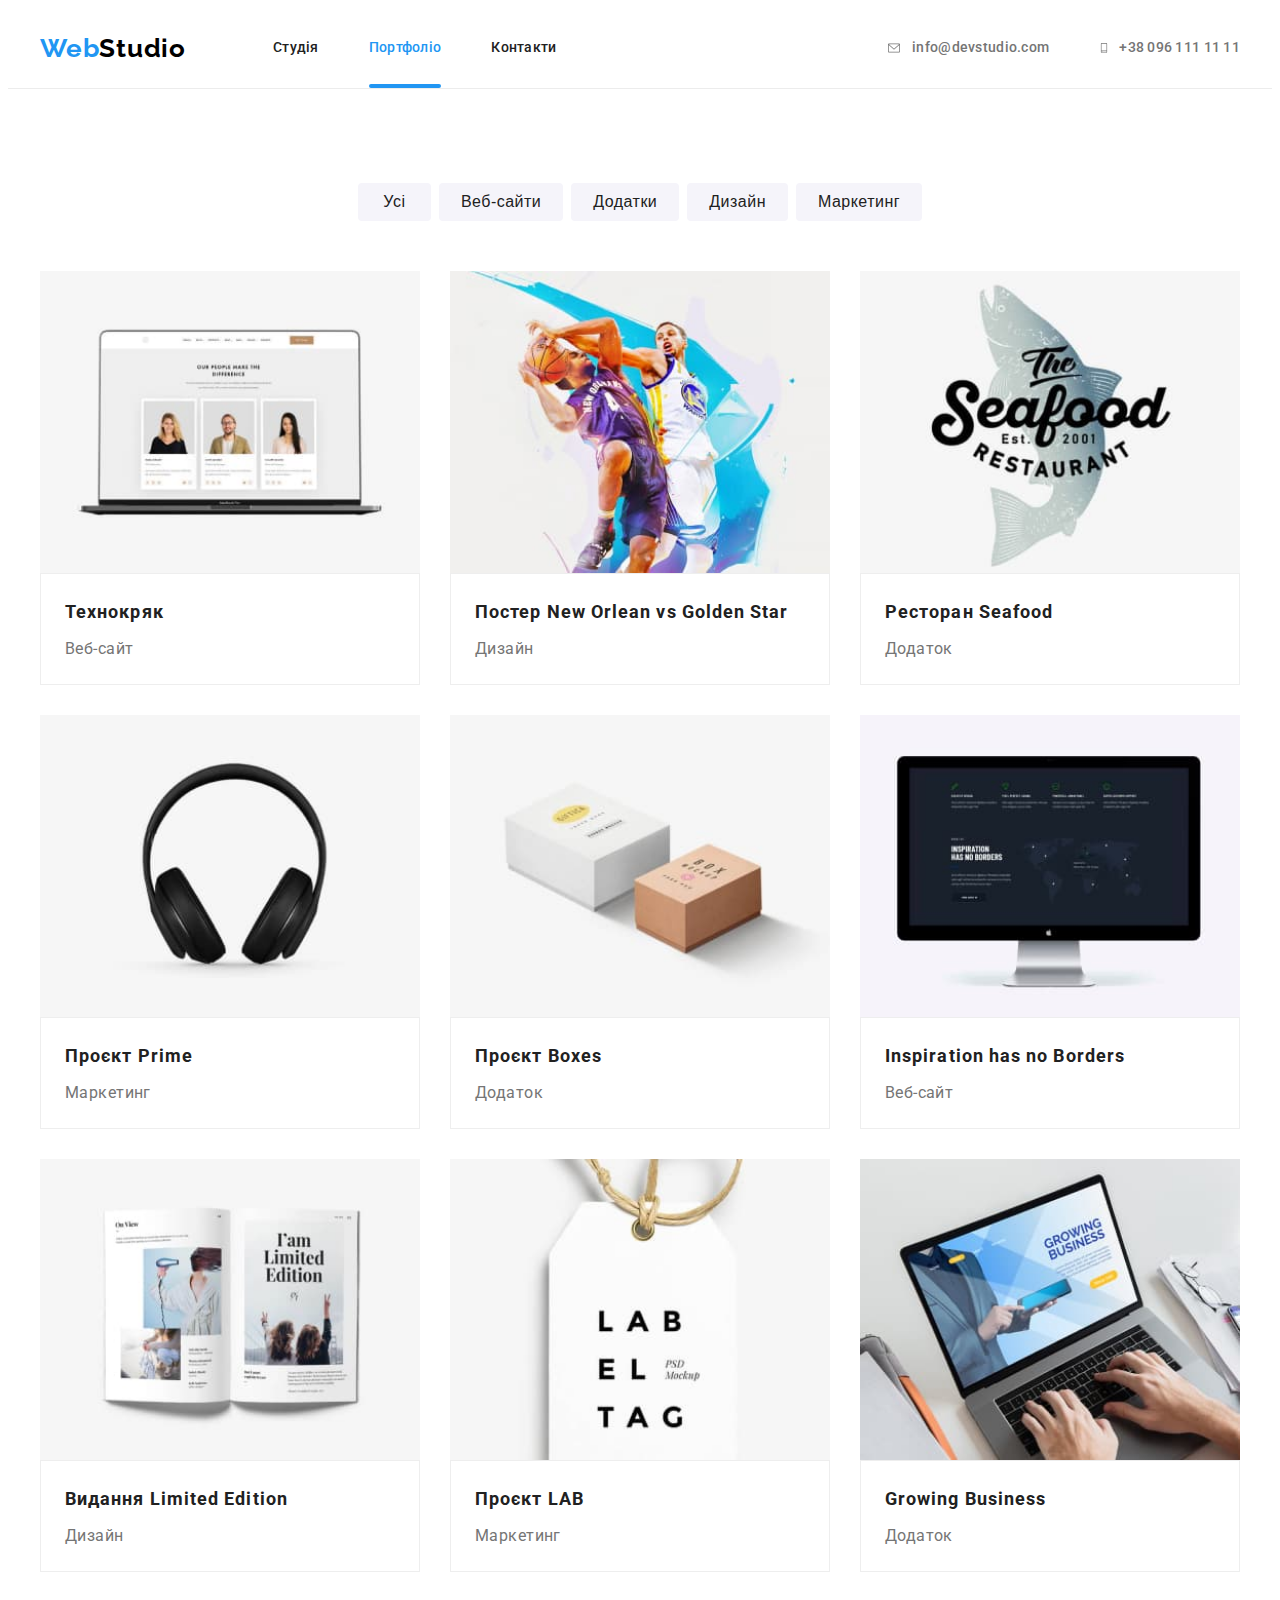
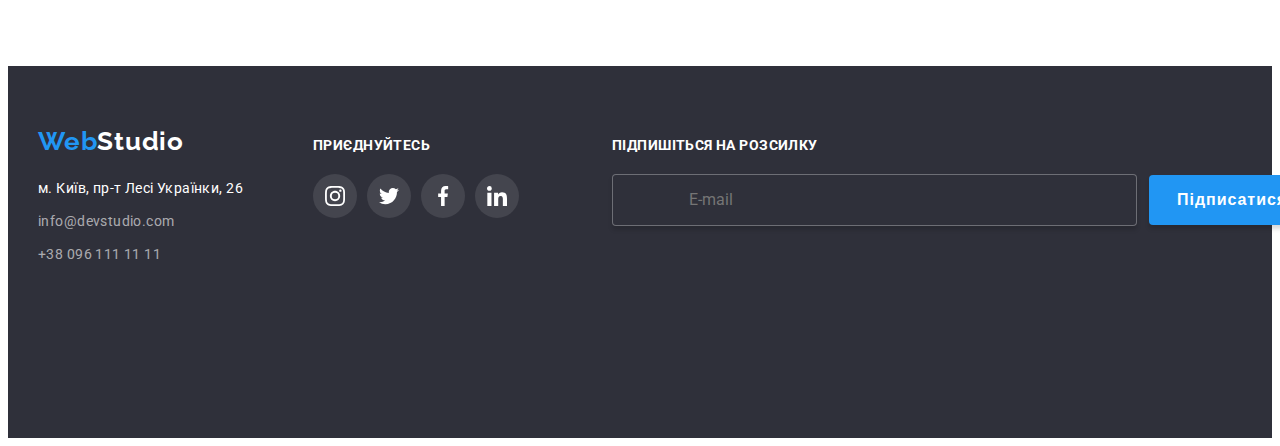
<file: portfolio.html>
<!DOCTYPE html>
<html lang="uk">
<head>
    <meta charset="UTF-8">
    <meta http-equiv="X-UA-Compatible" content="IE=edge">
    <meta name="viewport" content="width=device-width, initial-scale=1.0">
    <title>Document</title>
    <link rel="preconnect" href="https://fonts.googleapis.com">
    <link rel="preconnect" href="https://fonts.gstatic.com" crossorigin>
    <link href="https://fonts.googleapis.com/css2?family=Raleway:wght@700&family=Roboto:wght@400;500;700;900&display=swap"
    rel="stylesheet">
    <link rel="stylesheet" href="https://cdnjs.cloudflare.com/ajax/libs/modern-normalize/1.1.0/modern-normalize.min.css" integrity="sha512-wpPYUAdjBVSE4KJnH1VR1HeZfpl1ub8YT/NKx4PuQ5NmX2tKuGu6U/JRp5y+Y8XG2tV+wKQpNHVUX03MfMFn9Q==" crossorigin="anonymous" referrerpolicy="no-referrer"/>
    <link rel="stylesheet" href="./css/main.min.css" />
</head>

<body>
    <header class="header">
        <div class="container container--header">
            <nav class="navbar">
                <a href="./index.html" class="logo">
                    <span class="logo__text">Web</span>Studio
                </a>
                <button class="burger" data-menu-button type="button">
                    <span class="title-hidden">Відкрити головне меню</span>
                    <span class="burger__line"></span>
                </button>
                <div class="mobile-menu" data-menu>
                    <div class="container container--mobile-menu">
                        <div class="mobile-menu__top">
                    <ul class="mobile-menu__list list">
                        <li class="mobile-menu__item">
                            <a href="./index.html" class="mobile-menu__link">Студія</a></li>
                        <li class="mobile-menu__item mobile-menu__item--active">
                            <a href="./portfolio.html" class="mobile-menu__link">Портфоліо</a></li>
                        <li class="mobile-menu__item">
                            <a href="#" class="mobile-menu__link">Контакти</a></li>
                    </ul>
                </div>
                    <div class="mobile-menu__wrap">
                    <ul class="mobile-menu__contacts list">
                    <li>
                        <a href="tel:+380961111111" class="mobile-menu__info mobile-menu__info--tel">
                        +38 096 111 11 11</a>
                    </li>
                    <li>
                        <a href="mailto:info@devstudio.com" class="mobile-menu__info">
                        info@devstudio.com</a>
                    </li>
                </ul>
                <ul class="social list">
                    <li class="social__item">
                        <a href="#" class="social__link">Instagram</a>
                    </li> 
                    <li class="social__item">
                        <a href="#" class="social__link">Twitter</a>
                    </li>
                    <li class="social__item">
                        <a href="#" class="social__link">Facebook</a>
                    </li>
                    <li class="social__item">
                        <a href="#" class="social__link">LinkedIn</a>
                    </li>
                </ul>
            </div>
        </div>
    </div>
            <ul class="navbar__list list">
                <li class="navbar__item">
                    <a href="./index.html" class="navbar__link">Студія</a></li>
                <li class="navbar__item navbar__item--active">
                    <a href="./portfolio.html" class="navbar__link">Портфоліо</a></li>
                <li class="navbar__item">
                    <a href="#" class="navbar__link">Контакти</a></li>
            </ul>
            </nav>
            <ul class="contacts list">
                <li class="contacts__item">
                    <a href="mailto:info@devstudio.com" class="contacts__link">
                        <svg class="contacts__icon" width="16px" height="12px">
                            <use href="./image/icons.svg#icon-envelope"></use>
                        </svg>info@devstudio.com
                    </a>
                </li>
                <li class="contacts__item">
                    <a href="tel:+380961111111" class="contacts__link">
                        <svg class="contacts__icon" width="10px" height="16px">
                            <use href="./image/icons.svg#icon-smartphone"></use>
                        </svg> +38 096 111 11 11
                    </a>
                </li>
            </ul>
        </div>
    </header>

    <main>
        <section class="section">
            <div class="container">
                <h1 class="title-hidden">Галерея робіт</h1>
                <ul class="filters list">
                    <li class="filters__item"><button type="button" name="button" class="button button__filters">Усі</button></li>
                    <li class="filters__item"><button type="button" name="button" class="button button__filters">Веб-сайти</button></li>
                    <li class="filters__item"><button type="button" name="button" class="button button__filters">Додатки</button></li>
                    <li class="filters__item"><button type="button" name="button" class="button button__filters">Дизайн</button></li>
                    <li class="filters__item"><button type="button" name="button" class="button button__filters">Маркетинг</button></li>
                </ul>
                <ul class="portfolio__list list">
                    <li class="project">
                        <a class="project__link" href="#">
                            <div class="project__card">
                                <picture>
                                    <source srcset="./image/img1.jpg 1x, 
                                    ./image/img1-des-2x.jpg 2x" 
                                    media="(min-widht: 1200px)" />
                                    <source srcset="./image/img1-tab.jpg 1x,
                                    ./image/img1-tab-2x.jpg 2x" 
                                    media="(min-widht: 768px)" />
                                    <source srcset="./image/img1-mob.jpg 1x,
                                    ./image/img1-mob-2x.jpg 2x" 
                                    media="(min-widht: 320px)" />
                                    <img class="project__image" src="./image/img1.jpg" alt="Приклад вебсайту"/>
                                </picture>                               
                                <p class="project__description">Ресурс пропонує комплексні пропозиції з різним рівнем функціоналу та сервісів. Все це дозволить відвідувачу отримати  вичерпні відомості про компанію чи приватну особу.</p>
                            </div>
                            <div class="project__info">
                            <h2 class="project__title">Технокряк</h2>
                            <p class="project__text">Веб-сайт</p>
                            </div>
                        </a>
                    </li>
                    <li class="project">
                        <a class="project__link" href="">
                            <div class="project__card">
                                <picture>
                                    <source srcset="./image/img2.jpg 1x, 
                                    ./image/img2-des-2x.jpg 2x" 
                                    media="(min-widht: 1200px)" />
                                    <source srcset="./image/img2-tab.jpg 1x,
                                    ./image/img2-tab-2x.jpg 2x" 
                                    media="(min-widht: 768px)" />
                                    <source srcset="./image/img2-mob.jpg 1x,
                                    ./image/img2-mob-2x.jpg 2x" 
                                    media="(min-widht: 320px)" />
                                    <img class="project__image" src="./image/img2.jpg" alt="Два гравці з м'ячем"/>
                                </picture>
                                <p class="project__description">Ресурс пропонує комплексні пропозиції з різним рівнем функціоналу та сервісів. Все це дозволить відвідувачу отримати вичерпні відомості про компанію чи приватну особу.</p>
                            </div>
                            <div class="project__info">
                                <h2 class="project__title">Постер New Orlean vs Golden Star</h2>
                                <p class="project__text">Дизайн</p>
                            </div>
                        </a>
                    </li>
                    <li class="project">
                        <a class="project__link" href="">
                            <div class="project__card">
                                <picture>
                                    <source srcset="./image/img3.jpg 1x, 
                                    ./image/img3-des-2x.jpg 2x" 
                                    media="(min-widht: 1200px)" />
                                    <source srcset="./image/img3-tab.jpg 1x,
                                    ./image/img3-tab-2x.jpg 2x" 
                                    media="(min-widht: 768px)" />
                                    <source srcset="./image/img3-mob.jpg 1x,
                                    ./image/img3-mob-2x.jpg 2x" 
                                    media="(min-widht: 320px)" />
                                    <img class="project__image" src="./image/img3.jpg" alt="Емблема ресторана Seafood" />
                                </picture>                        
                                <p class="project__description">Ресурс пропонує комплексні пропозиції з різним рівнем функціоналу та сервісів. Все це дозволить відвідувачу отримати вичерпні відомості про компанію чи приватну особу.</p>
                            </div>
                            <div class="project__info">
                                <h2 class="project__title">Ресторан Seafood</h2>
                                <p class="project__text">Додаток</p>
                            </div>
                        </a>
                    </li>
                    <li class="project">
                        <a class="project__link" href="">
                            <div class="project__card">
                                <picture>
                                    <source srcset="./image/img4.jpg 1x, 
                                    ./image/img4-des-2x.jpg 2x" 
                                    media="(min-widht: 1200px)" />
                                    <source srcset="./image/img4-tab.jpg 1x,
                                    ./image/img4-tab-2x.jpg 2x" 
                                    media="(min-widht: 768px)" />
                                    <source srcset="./image/img4-mob.jpg 1x,
                                    ./image/img4-mob-2x.jpg 2x" 
                                    media="(min-widht: 320px)" />
                                    <img class="project__image" src="./image/img4.jpg" alt="Навушники" />
                                </picture>                                   
                                <p class="project__description">Ресурс пропонує комплексні пропозиції з різним рівнем функціоналу та сервісів. Все це дозволить відвідувачу отримати вичерпні відомості про компанію чи приватну особу.</p>
                            </div>
                            <div class="project__info">
                                <h2 class="project__title">Проєкт Prime</h2>
                                <p class="project__text">Маркетинг</p>
                            </div>
                        </a>
                    </li>
                    <li class="project">
                        <a class="project__link" href="">    
                            <div class="project__card"> 
                                <picture>
                                    <source srcset="./image/img5.jpg 1x, 
                                    ./image/img5-des-2x.jpg 2x" 
                                    media="(min-widht: 1200px)" />
                                    <source srcset="./image/img5-tab.jpg 1x,
                                    ./image/img5-tab-2x.jpg 2x" 
                                    media="(min-widht: 768px)" />
                                    <source srcset="./image/img5-mob.jpg 1x,
                                    ./image/img5-mob-2x.jpg 2x" 
                                    media="(min-widht: 320px)" />
                                    <img class="project__image" src="./image/img5.jpg" alt="Дві коробки" />
                                </picture>                         
                                <p class="project__description">Ресурс пропонує комплексні пропозиції з різним рівнем функціоналу та сервісів. Все це дозволить відвідувачу отримати  вичерпні відомості про компанію чи приватну особу.</p>
                            </div>
                            <div class="project__info">
                                <h2 class="project__title">Проєкт Boxes</h2>
                                <p class="project__text">Додаток</p>
                            </div>
                        </a>
                    </li>
                    <li class="project">
                        <a class="project__link" href="">
                            <div class="project__card">
                                <picture>
                                    <source srcset="./image/img6.jpg 1x, 
                                    ./image/img6-des-2x.jpg 2x" 
                                    media="(min-widht: 1200px)" />
                                    <source srcset="./image/img6-tab.jpg 1x,
                                    ./image/img6-tab-2x.jpg 2x" 
                                    media="(min-widht: 768px)" />
                                    <source srcset="./image/img6-mob.jpg 1x,
                                    ./image/img6-mob-2x.jpg 2x" 
                                    media="(min-widht: 320px)" />
                                    <img class="project__image" src="./image/img6.jpg" alt="Монітор комп'ютера" />
                                </picture>                                
                                <p class="project__description">Ресурс пропонує комплексні пропозиції з різним рівнем функціоналу та сервісів. Все це дозволить відвідувачу отримати вичерпні відомості про компанію чи приватну особу.</p>
                            </div>
                            <div class="project__info">
                                <h2 class="project__title">Inspiration has no Borders</h2>
                                <p class="project__text">Веб-сайт</p>
                            </div>
                        </a>
                    </li>
                    <li class="project">
                        <a class="project__link" href="">
                            <div class="project__card">
                                <picture>
                                    <source srcset="./image/img7.jpg 1x, 
                                    ./image/img7-des-2x.jpg 2x" 
                                    media="(min-widht: 1200px)" />
                                    <source srcset="./image/img7-tab.jpg 1x,
                                    ./image/img7-tab-2x.jpg 2x" 
                                    media="(min-widht: 768px)" />
                                    <source srcset="./image/img7-mob.jpg 1x,
                                    ./image/img7-mob-2x.jpg 2x" 
                                    media="(min-widht: 320px)" />
                                    <img class="project__image" src="./image/img7.jpg" alt="Розгорнута книжка" />
                                </picture>                                
                                <p class="project__description">Ресурс пропонує комплексні пропозиції з різним рівнем функціоналу та сервісів. Все це дозволить відвідувачу отримати вичерпні відомості про компанію чи приватну особу.</p>
                            </div>
                            <div class="project__info">
                                <h2 class="project__title"> Видання Limited Edition</h2>
                                <p class="project__text">Дизайн</p> 
                            </div>
                        </a>
                    </li>
                    <li class="project">
                        <a class="project__link" href="">
                            <div class="project__card ">
                                <picture>
                                    <source srcset="./image/img8.jpg 1x, 
                                    ./image/img8-des-2x.jpg 2x" 
                                    media="(min-widht: 1200px)" />
                                    <source srcset="./image/img8-tab.jpg 1x,
                                    ./image/img8-tab-2x.jpg 2x" 
                                    media="(min-widht: 768px)" />
                                    <source srcset="./image/img8-mob.jpg 1x,
                                    ./image/img8-mob-2x.jpg 2x" 
                                    media="(min-widht: 320px)" />
                                    <img class="project__image" src="./image/img8.jpg" alt="Бірка" />
                                </picture>                                
                                <p class="project__description">Ресурс пропонує комплексні пропозиції з різним рівнем функціоналу та сервісів. Все це дозволить відвідувачу отримати вичерпні відомості про компанію чи приватну особу.</p>
                            </div>
                            <div class="project__info">
                                <h2 class="project__title">Проєкт LAB</h2>
                                <p class="project__text">Маркетинг</p> 
                            </div>
                        </a>
                    </li>
                    <li class="project">
                        <a class="project__link" href="">
                            <div class="project__card">
                                <picture>
                                    <source srcset="./image/img9.jpg 1x, 
                                    ./image/img9-des-2x.jpg 2x" 
                                    media="(min-widht: 1200px)" />
                                    <source srcset="./image/img9-tab.jpg 1x,
                                    ./image/img9-tab-2x.jpg 2x" 
                                    media="(min-widht: 768px)" />
                                    <source srcset="./image/img9-mob.jpg 1x,
                                    ./image/img9-mob-2x.jpg 2x" 
                                    media="(min-widht: 320px)" />
                                    <img class="project__image" src="./image/img9.jpg" alt="Відкритий ноутбук" />
                                </picture>                               
                                <p class="project__description">Ресурс пропонує комплексні пропозиції з різним рівнем функціоналу та сервісів. Все це дозволить відвідувачу отримати вичерпні відомості про компанію чи приватну особу.</p>
                            </div>
                            <div class="project__info">
                                <h2 class="project__title">Growing Business</h2>
                                <p class="project__text">Додаток</p>
                            </div>
                        </a>
                    </li>
                </ul>
            </div>
        </section>
    </main>

    <footer class="footer">
        <div class="container container--footer">
            <div class="footer__wrap">
                <a href="./index.html" class="logo logo--footer">
                    <span class="logo__text">Web</span>Studio</a>
                <address class="info">
                    <a href="https://goo.gl/maps/m37v5d8VHXMpui1S7" target="_blank" rel="noopener noreferrer"
                    class="info__location">м. Київ, пр-т Лесі Українки, 26</a>
                    <ul class="info__contacts list">
                        <li class="info__item">
                            <a href="mailto:info@devstudio.com" class="info__link">info@devstudio.com </a>
                        </li>
                        <li class="info__item">
                            <a href="tel:+380961111111" class="info__link">+38 096 111 11 11 </a>
                        </li>
                    </ul>
                </address>
            </div>
            <div class="footer__inner">
                <p class="footer__header">Приєднуйтесь</p>
                <ul class="social-network social-network--footer list">
                    <li class="social-network__item">
                        <a href="" class="social-network__footer-link social-network__link">
                            <svg class="social-network__icon" width="20px" height="20px">
                                <use href="./image/icons.svg#icon-instagram"></use>
                            </svg>
                        </a>
                    </li>
                    <li class="social-network__item">
                        <a href="" class="social-network__footer-link social-network__link">
                            <svg class="team-icon" width="20px" height="20px">
                                <use href="./image/icons.svg#icon-twitter"></use>
                            </svg>
                        </a>
                    </li>
                    <li class="social-network__item">
                        <a href="" class="social-network__footer-link social-network__link">
                            <svg class="team-icon" width="20px" height="20px">
                                <use href="./image/icons.svg#icon-facebook"></use>
                            </svg>
                        </a>
                    </li>
                    <li class="social-network__item">
                        <a href="" class="social-network__footer-link social-network__link">
                            <svg class="social-network__icon" width="20px" height="20px">
                                <use href="./image/icons.svg#icon-linkedin"></use>
                            </svg>
                        </a>
                    </li>
                </ul>
            </div>
            <div class="footer__email">
                <p class="footer__header">Підпишіться на розсилку</p>
                <form class="email">
                    <label>
                        <input class="email__input" type="email" name="email" placeholder="E-mail" />
                    </label>
                    <button  type="submit" name="button" class="button button__primary button--email">Підписатися
                        <svg  width="24px" height="24px">
                            <use href="./image/icons.svg#icon-icon-send"></use>
                        </svg>
                    </button>
                </form>
            </div>
        </div>
    </footer>
    <script defer src="js/mobile-menu.js"></script>
</body>
</html>
</file>
<file: css/main.min.css>
body{color:#757575;background-color:#fff;font-family:Roboto,sans-serif;letter-spacing:.03em;font-size:14px;line-height:1.71}.list{padding:0;margin:0;list-style:none}.container{width:100%;padding-right:15px;padding-left:15px;margin:0 auto}@media screen and (min-width: 480px){.container{width:480px}}@media screen and (min-width: 768px){.container{width:768px}}@media screen and (min-width: 1200px){.container{width:1200px}}.container--header{display:flex;align-items:center;justify-content:center;padding-left:15px;padding-right:15px}@media screen and (min-width: 1200px){.container--header{max-width:1200px;width:100%;margin-left:auto;margin-right:auto}}.container--mobile-menu{display:flex;flex-direction:column;justify-content:space-between;height:100%;padding:0}.container--hero{text-align:center}@media screen and (min-width: 768px){.container--hero{padding:118px 204px}}.container--footer{display:block;text-align:center;width:100%}@media screen and (min-width: 768px){.container--footer{display:flex;align-items:baseline;justify-content:space-around;flex-wrap:wrap;gap:60px}}@media screen and (min-width: 1200px){.container--footer{text-align:left;flex-wrap:nowrap;margin-left:auto;margin-right:auto;gap:0}}.section{padding:60px 0}@media screen and (min-width: 1200px){.section{padding:94px 0}}@media screen and (min-width: 1200px){.section--feature{padding-bottom:0}}.section--team{background-color:#f5f4fa}.section.no-padding{padding-top:0;padding-bottom:0}.section__title{margin-top:0;margin-bottom:30px;font-weight:700;font-size:28px;line-height:1.18;text-align:center;color:#212121}@media screen and (min-width: 1200px){.section__title{font-size:36px;line-height:1.17;margin-bottom:50px}}.title-hidden{position:absolute;width:1px;height:1px;margin:-1px;border:0;padding:0;clip:rect(0 0 0 0);overflow:hidden}img{display:block;max-width:100%;height:auto;width:100%}.logo{color:#000;font-family:Raleway,sans-serif;font-weight:700;font-size:24px;line-height:1.16;letter-spacing:.03em;text-decoration:none}@media screen and (min-width: 1200px){.logo{font-size:26px;line-height:1.19}}.logo__text{color:#2196f3}.logo--footer{display:block;color:#fff;margin-bottom:20px}.social-network{display:flex;justify-content:center;gap:10px}.social-network__item{width:44px;height:44px}.social-network__icon{transition-property:fill;transition-duration:250ms;transition-timing-function:cubic-bezier(0.4, 0, 0.2, 1)}.social-network__link{width:100%;height:100%;display:flex;border-radius:50%;align-items:center;justify-content:center;border:rgba(0,0,0,0);fill:#afb1b8;transition-property:background-color;transition-duration:250ms;transition-timing-function:cubic-bezier(0.4, 0, 0.2, 1);transform-origin:bottom}.social-network__link:hover,.social-network__link:focus{background-color:#2196f3}.social-network__link:hover .social-network__icon,.social-network__link:focus .social-network__icon{fill:#fff}.social-network--footer{display:flex;justify-content:center;align-items:center;margin-top:20px;margin-bottom:60px;gap:10px}@media screen and (min-width: 1200px){.social-network--footer{padding-bottom:100px}}.social-network__footer-link{fill:#fff;background-color:rgba(255,255,255,.1)}.button{display:inline-block;text-align:center;padding:10px 32px;min-width:200px;border-radius:4px;border:0;color:#fff;background-color:#2196f3;font-weight:700;font-size:16px;line-height:1.87;letter-spacing:.06em;text-decoration:none;cursor:pointer}.button__primary{display:inline-flex;align-items:center;justify-content:center;gap:10px;padding:10px 24px;box-shadow:0px 4px 4px rgba(0,0,0,.15);transition:background-color 250ms cubic-bezier(0.4, 0, 0.2, 1)}.button__primary:hover,.button__primary:focus,.button__primary:active{background-color:#188ce8}@media screen and (min-width: 1200px){.button__primary{padding-right:32px;padding-left:32px}}.button--email{padding:10px 28px}.button__filters{padding:6px 22px;min-width:73px;color:#212121;background-color:#f5f4fa;font-weight:500;line-height:1.62;letter-spacing:.03em;transition-property:background-color,box-shadow,color;transition-timing-function:cubic-bezier(0.4, 0, 0.2, 1);transition-duration:250ms}.button__filters:hover{background-color:#2196f3;box-shadow:0px 3px 1px rgba(0,0,0,.1),0px 1px 2px rgba(0,0,0,.08),0px 2px 2px rgba(0,0,0,.12);color:#fff}.button__filters:focus{background-color:#2196f3;box-shadow:0px 3px 1px rgba(0,0,0,.1),0px 1px 2px rgba(0,0,0,.08),0px 2px 2px rgba(0,0,0,.12);color:#fff}.button__filters--active{background-color:#2196f3;box-shadow:0px 3px 1px rgba(0,0,0,.1),0px 1px 2px rgba(0,0,0,.08),0px 2px 2px rgba(0,0,0,.12);color:#fff}.burger{display:flex;justify-content:center;align-items:center;width:40px;height:40px;border-radius:3px;border:none;background-color:#fff;z-index:3;cursor:pointer}.burger__line{position:relative;display:block;width:24px;height:2.67px;background-color:#000;transition:width 250ms cubic-bezier(0.4, 0, 0.2, 1)}.burger__line::before,.burger__line::after{content:"";position:absolute;display:block;width:24px;height:2.67px;background-color:#000;transition:transform 250ms cubic-bezier(0.4, 0, 0.2, 1);transition:left 250ms cubic-bezier(0.4, 0, 0.2, 1)}.burger__line::before{top:-7px}.burger__line::after{bottom:-7px}.burger.is-open .burger__line{width:0;position:fixed}.burger.is-open .burger__line::before{transform:rotate(45deg);top:0;left:-12px}.burger.is-open .burger__line::after{transform:rotate(-45deg);bottom:0;left:-12px}.burger.is-open:hover .burger__line::before,.burger.is-open:hover .burger__line::after{background-color:#2196f3}@media screen and (min-width: 768px){.burger{display:none}}.mobile-menu{position:fixed;z-index:1;width:100vw;height:100vh;background-color:#fff;left:0;top:0;padding-top:48px;padding-left:40px;padding-bottom:48px;transform:translateY(-100%);transition:transform 250ms cubic-bezier(0.4, 0, 0.2, 1)}@media screen and (min-width: 768px){.mobile-menu{display:none}}.mobile-menu.is-open{transform:translateY(0)}.mobile-menu__list{display:block;width:100%}.mobile-menu__item:hover .mobile-menu__link{color:#2196f3}.mobile-menu__item:focus .mobile-menu__link{color:#2196f3}.mobile-menu__item--active .mobile-menu__link{color:#2196f3}.mobile-menu__link{display:block;padding:16px 0;font-weight:500;font-size:30px;line-height:1.17;letter-spacing:.02em;text-decoration:none;color:#212121}@media screen and (min-width: 480px){.mobile-menu__link{font-size:40px}}.mobile-menu__contacts{display:block;width:100%}.mobile-menu__info{display:block;padding:16px 0;font-weight:500;font-size:20px;line-height:1.16;letter-spacing:.02em;text-decoration:none;color:#757575}@media screen and (min-width: 480px){.mobile-menu__info{font-size:24px}}.mobile-menu__info:hover,.mobile-menu__info:focus{color:#2196f3}.mobile-menu__info--tel{font-size:25px;line-height:1.16;color:#2196f3;white-space:nowrap}@media screen and (min-width: 480px){.mobile-menu__info--tel{font-size:34px}}.social{display:flex;width:100%;margin-top:47px;flex-wrap:wrap}.social__item:not(:last-child){border-right:1px solid rgba(33,33,33,.2)}.social__link{display:block;padding:1px 10px;font-weight:500;font-size:13px;line-height:1.22;letter-spacing:.02em;text-decoration:none;color:#2196f3}@media screen and (min-width: 480px){.social__link{font-size:18px}}.header{position:relative;display:flex;height:60px;border-bottom:1px solid #ececec}@media screen and (min-width: 768px){.header{height:80px}}@media screen and (min-width: 1200px){.header{align-items:center;justify-content:center}}.navbar{display:flex;justify-content:space-between;align-items:center;width:100%}@media screen and (min-width: 768px){.navbar{display:flex;align-items:center;justify-content:flex-start}}@media screen and (min-width: 1200px){.navbar{width:auto}}.navbar__list{display:none}@media screen and (min-width: 768px){.navbar__list{display:flex;align-items:center;justify-content:center;margin-left:87px;margin-right:96px}}@media screen and (min-width: 768px){.navbar__item:not(:first-child){margin-left:50px}.navbar__item:hover .navbar__link{color:#2196f3}.navbar__item:focus .navbar__link{color:#2196f3}.navbar__item--active .navbar__link{color:#2196f3}}@media screen and (min-width: 768px){.navbar__link{position:relative;display:flex;align-items:center;justify-content:center;padding-top:32px;padding-bottom:32px;font-weight:500;font-size:14px;line-height:1.14;letter-spacing:.02em;text-decoration:none;color:#212121;transition-property:color;transition-duration:250ms;transition-timing-function:cubic-bezier(0.4, 0, 0.2, 1)}.navbar__link::after{content:"";position:absolute;bottom:0;left:0;width:100%;height:4px;border-radius:2px;transition:background-color 250ms cubic-bezier(0.4, 0, 0.2, 1)}}@media screen and (min-width: 768px){.navbar__item--active .navbar__link::after{background-color:#2196f3}}.contacts{display:none}@media screen and (min-width: 768px){.contacts{display:block;margin-left:auto;transition-property:color;transition-duration:250ms;transition-timing-function:cubic-bezier(0.4, 0, 0.2, 1)}}@media screen and (min-width: 1200px){.contacts{display:flex;justify-content:center;align-items:center}}@media screen and (min-width: 768px){.contacts__item:not(:first-child){margin-top:10px}}@media screen and (min-width: 1200px){.contacts__item:not(:first-child){margin-left:50px;margin-top:0}}@media screen and (min-width: 768px){.contacts__link{position:relative;display:flex;align-items:center;justify-content:center;font-weight:500;font-size:12px;line-height:1.16;letter-spacing:.02em;text-decoration:none;color:#757575;transition-property:color;transition-duration:250ms;transition-timing-function:cubic-bezier(0.4, 0, 0.2, 1)}.contacts__link:hover,.contacts__link:focus{color:#2196f3}}@media screen and (min-width: 768px)and (min-width: 1200px){.contacts__link{font-size:14px;line-height:1.14}}.contacts__icon{margin-right:10px;fill:currentColor}.contacts__item:hover .contacts__icon,.contacts__item:focus .contacts__icon{fill:#2196f3}.hero{display:flex;padding:118px 0;align-items:center;width:100%;max-width:1600px;height:400px;margin:0 auto;background-color:#c4c4c4;background-image:linear-gradient(to right, rgba(47, 48, 58, 0.5), rgba(47, 48, 58, 0.5)),url(../image/fon-mob.jpg);background-repeat:no-repeat;background-position:center;background-size:cover}@media(min-device-pixel-ratio: 2),(min-resolution: 192dpi),(min-resolution: 2dppx){.hero{background-image:linear-gradient(to right, rgba(47, 48, 58, 0.5), rgba(47, 48, 58, 0.5)),url(../image/fon-mob-2x.jpg)}}@media screen and (min-width: 768px){.hero{background-image:linear-gradient(to right, rgba(47, 48, 58, 0.5), rgba(47, 48, 58, 0.5)),url(../image/fon-tab.jpg)}}@media screen and (min-width: 768px)and (min-device-pixel-ratio: 2),screen and (min-width: 768px)and (min-resolution: 192dpi),screen and (min-width: 768px)and (min-resolution: 2dppx){.hero{background-image:linear-gradient(to right, rgba(47, 48, 58, 0.5), rgba(47, 48, 58, 0.5)),url(../image/fon-tab-2x.jpg)}}@media screen and (min-width: 1200px){.hero{background-image:linear-gradient(to right, rgba(47, 48, 58, 0.5), rgba(47, 48, 58, 0.5)),url(../image/fon-des.jpg);padding:200px 0;height:600px}}@media screen and (min-width: 1200px)and (min-device-pixel-ratio: 2),screen and (min-width: 1200px)and (min-resolution: 192dpi),screen and (min-width: 1200px)and (min-resolution: 2dppx){.hero{background-image:linear-gradient(to right, rgba(47, 48, 58, 0.5), rgba(47, 48, 58, 0.5)),url(../image/fon-des-2x.jpg)}}.hero__title{margin:auto;margin-bottom:30px;color:#fff;font-style:normal;font-weight:900;font-size:20px;line-height:1.61;text-align:center;letter-spacing:.06em;text-transform:uppercase;max-width:360px}@media screen and (min-width: 480px){.hero__title{font-size:26px}}@media screen and (min-width: 1200px){.hero__title{font-size:44px;line-height:1.36;max-width:696px}}.feature__list{display:flex;justify-content:center;flex-wrap:wrap;gap:30px}@media screen and (min-width: 768px){.feature__item{width:calc((100% - 60px)/2)}}@media screen and (min-width: 1200px){.feature__item{width:calc((100% - 90px)/4)}}.feature__card{width:100%;height:120px;border-radius:4px;background-color:#f5f4fa;display:flex;align-items:center;justify-content:center}.feature__icon{width:70px;height:70px;display:flex;align-items:center;justify-content:center}.feature__title{text-align:center;margin-top:30px;margin-bottom:10px;color:#212121;font-weight:700;line-height:1.14}@media screen and (min-width: 768px){.feature__title{text-align:left}}.feature__text{margin-top:0;margin-bottom:0}.work{display:none}@media screen and (min-width: 1200px){.work{display:flex}.work__list{display:flex;align-items:center;justify-content:center}.work__item{position:relative;margin-right:30px;margin-bottom:0}.work__item:nth-child(3n){margin-right:0}.work__img{display:block;max-width:100%;height:auto;margin:0}.work__text{display:block;text-align:center;position:absolute;bottom:0px;width:100%;padding:27px 0;margin:0;font-weight:700;line-height:1.14;color:#fff;text-transform:uppercase;background-color:rgba(47,48,58,.8)}}.team__list{display:flex;flex-wrap:wrap;gap:30px}.team-card{margin-top:0;text-align:center;width:100%;background-color:#fff;box-shadow:0px 1px 3px rgba(0,0,0,.12),0px 1px 1px rgba(0,0,0,.14),0px 2px 1px rgba(0,0,0,.2);border-radius:0px 0px 4px 4px}@media screen and (min-width: 768px){.team-card{width:calc((100% - 30px)/2)}}@media screen and (min-width: 1200px){.team-card{width:calc((100% - 90px)/4)}}.team-card__img{display:block;margin:0}.team-card__item{padding-top:30px;padding-bottom:24px;margin-top:0}@media screen and (min-width: 1200px){.team-card__item{padding-bottom:30px}}.team-card__title{margin-top:0;margin-bottom:10px;color:#212121;font-weight:500;font-size:16px;line-height:1.18}.team-card__profession{margin-top:0;margin-bottom:16px;font-weight:400;font-size:16px;line-height:1.18}.client__list{display:flex;flex-wrap:wrap;gap:30px}.client__item{height:92px;width:calc((100% - 30px)/2)}@media screen and (min-width: 768px){.client__item{width:calc((100% - 60px)/3)}}@media screen and (min-width: 1200px){.client__item{width:calc((100% - 150px)/6)}}.client__link{width:100%;height:100%;display:flex;border-radius:4px;align-items:center;justify-content:center;border:1px solid #afb1b8;fill:#afb1b8;transition-property:border;transition-duration:250ms;transition-timing-function:cubic-bezier(0.4, 0, 0.2, 1)}.client__link:hover,.client__link:focus{border:1px solid #2196f3}.client__icon{transition-property:fill;transition-duration:250ms;transition-timing-function:cubic-bezier(0.4, 0, 0.2, 1)}.client__link:hover .client__icon,.client__link:focus .client__icon{fill:#2196f3}.portfolio__list{display:flex;flex-wrap:wrap;gap:30px;margin-top:30px}@media screen and (min-width: 1200px){.portfolio__list{margin-top:50px}}.filters{display:flex;flex-wrap:wrap;gap:8px}@media screen and (min-width: 768px){.filters{justify-content:center}}.project{width:100%}@media screen and (min-width: 768px){.project{width:calc((100% - 30px)/2)}}@media screen and (min-width: 1200px){.project{width:calc((100% - 60px)/3)}}.project__link{display:block;text-decoration:none;width:100%;height:100%;transition:box-shadow 250ms cubic-bezier(0.4, 0, 0.2, 1)}.project__link:hover,.project__link:focus{box-shadow:1px 4px 6px 0px rgba(0,0,0,.16),0px 4px 4px 0px rgba(0,0,0,.06),0px 1px 1px 0px rgba(0,0,0,.12)}.project__link:hover .project__description,.project__link:focus .project__description{transform:translateY(0)}.project__card{position:relative;overflow:hidden}.project__image{display:block;height:auto;margin:0;max-width:100%}.project__description{position:absolute;top:0;left:0;padding:63px 24px;margin:0;height:100%;color:#fff;background-color:rgba(33,150,243,.9);font-size:18px;line-height:1.55;transform:translateY(100%);transition:transform 250ms cubic-bezier(0.4, 0, 0.2, 1)}.project__info{padding:20px 24px;border:1px solid #eee}.project__title{margin-top:0;margin-bottom:4px;color:#212121;font-weight:700;font-size:18px;line-height:2;letter-spacing:.06em}.project__text{margin-top:0;margin-bottom:0;color:#757575;font-size:16px;line-height:1.87}.footer{padding:60px 15px;background-color:#2f303a}@media screen and (min-width: 768px){.footer{text-align:center}}.footer__wrap{width:100%}@media screen and (min-width: 768px){.footer__wrap{max-width:232px}}.footer__inner{display:block}@media screen and (min-width: 1200px){.footer__inner{margin-left:70px}}.footer__header{margin:0;font-weight:700;line-height:1.14;text-transform:uppercase;color:#fff}.footer__email{display:block}@media screen and (min-width: 768px){.footer__email{display:block}}@media screen and (min-width: 1200px){.footer__email{margin-left:93px}}.info__location{display:block;color:#fff;margin-bottom:8px;white-space:nowrap;font-style:normal;line-height:1.7;text-decoration:none;transition-property:color;transition-duration:250ms;transition-timing-function:cubic-bezier(0.4, 0, 0.2, 1)}.info__location:hover,.info__location:focus{color:#2196f3}@media screen and (min-width: 1200px){.info__location{margin-bottom:9px}}.info__contacts{display:block;padding-bottom:60px}@media screen and (min-width: 768px){.info__contacts{padding-bottom:0}}.info__item{margin-bottom:8px}@media screen and (min-width: 1200px){.info__item{margin-bottom:9px}}.info__item:last-child{margin-bottom:0}.info__link{text-decoration:none;color:rgba(255,255,255,.6);font-style:normal;transition-property:color;transition-duration:250ms;transition-timing-function:cubic-bezier(0.4, 0, 0.2, 1)}.info__link:hover,.info__link:focus{color:#2196f3}.email{margin:0}@media screen and (min-width: 1200px){.email{display:flex;justify-content:center;align-items:center;flex-direction:column}}@media screen and (min-width: 1200px){.email{flex-direction:row}}.email__input{width:100%;max-width:450px;padding-left:16px;padding-top:15px;padding-bottom:15px;border-radius:4px;margin-top:20px;margin-bottom:20px;border:1px solid rgba(255,255,255,.3);box-shadow:0px 4px 4px 0px rgba(0,0,0,.15);background-color:#2f303a;color:rgba(255,255,255,.6);font-family:Roboto,sans-serif;font-size:16px;line-height:1.25}@media screen and (min-width: 768px){.email__input{display:block;padding-left:76px;padding-right:89px}}@media screen and (min-width: 1200px){.email__input{display:flex;margin-right:12px;width:358px}}.backdrop{position:fixed;top:0;left:0;display:flex;justify-content:center;align-items:center;width:100%;height:100%;z-index:5;background-color:rgba(0,0,0,.2);opacity:1;transition-property:opacity;transition-duration:250ms;transition-timing-function:cubic-bezier(0.4, 0, 0.2, 1)}.backdrop.is-hidden{opacity:0;pointer-events:none;visibility:hidden}.backdrop.is-hidden .modal{transform:translate(-50%, -50%) scale(0.5)}.modal{position:absolute;top:50%;left:50%;z-index:none;width:95%;border-radius:4px;padding:40px;cursor:pointer;background-color:#fff;box-shadow:0px 2px 1px 0px rgba(0,0,0,.2),0px 1px 1px 0px rgba(0,0,0,.14),0px 1px 3px 0px rgba(0,0,0,.12);transform:translate(-50%, -50%) scale(1);transition:transform 250ms cubic-bezier(0.4, 0, 0.2, 1)}@media screen and (min-width: 480px){.modal{top:50%;left:50%;width:450px;height:609px;padding:40px}}@media screen and (min-width: 1200px){.modal{top:50%;width:528px;height:581px}}.modal__button{position:absolute;width:30px;height:30px;display:flex;justify-content:center;align-items:center;margin-left:auto;top:8px;right:8px;border-radius:50%;cursor:pointer;border:1px solid rgba(0,0,0,.1);background-color:#fff;transition:fill 250ms cubic-bezier(0.4, 0, 0.2, 1)}.modal__button:hover,.modal__button:focus{fill:#2196f3}.modal__text{display:block;text-align:center;margin-top:auto;margin-left:auto;margin-bottom:30px;font-weight:700;font-size:20px;line-height:1.5;color:#212121}.form{width:370px;max-width:100%;margin-left:auto;margin-right:auto}@media screen and (min-width: 1200px){.form{width:448px}}.form__fild{position:relative;display:block;margin-bottom:28px;cursor:pointer}.form__fild-textarea{margin-bottom:0}.form__text{position:absolute;top:80%;left:0;display:flex;flex-direction:column;font-weight:500;letter-spacing:.01em;font-size:12px;line-height:1.16;transform:translateY(-50%)}.form__input{width:100%;margin:0;padding:11px 12px;padding-left:42px;font-family:inherit;border:1px solid rgba(33,33,33,.2);border-radius:4px;transition:border 250ms cubic-bezier(0.4, 0, 0.2, 1);cursor:pointer}.form__input:focus,.form__input:hover{border:1px solid #2196f3}.form__fild>.form__text{transform:translateY(-50px)}.form__icon{position:absolute;top:50%;left:12px;width:18px;height:18px;display:inline-block;transform:translateY(-50%);transition:fill 250ms cubic-bezier(0.4, 0, 0.2, 1)}.form__fild:focus-within>.form__icon,.form__fild:hover>.form__icon{fill:#2196f3}.form__textarea{width:100%;margin:0;padding:12px 16px;font-family:inherit;cursor:pointer;resize:none;font-weight:500;letter-spacing:.01em;font-size:14px;line-height:1.14;border:1px solid rgba(33,33,33,.2);border-radius:4px;transition:border 250ms cubic-bezier(0.4, 0, 0.2, 1)}.form__textarea:focus,.form__textarea:hover{border:1px solid #2196f3}.form__comment{position:absolute;top:-10%;left:0;transform:translateY(-50%);font-weight:500;letter-spacing:.01em;font-size:12px;line-height:1.16}.form__inner{display:flex;flex-direction:column;align-items:center;justify-content:center;margin-top:30px}.chekbox{position:relative;margin-top:20px}.chekbox__label{display:flex;align-items:center;justify-content:center}.chekbox__input{position:absolute;width:1px;height:1px;margin:-1px;border:0;padding:0;clip:rect(0 0 0 0);overflow:hidden}.chekbox__icon{display:inline-block;width:16px;height:15px;margin-right:7px;border:2px solid #757575;border-radius:2px}.chekbox__text{font-size:12px;line-height:1.16;font-weight:500}@media screen and (min-width: 1200px){.chekbox__text{font-size:14px;line-height:1.71}}.chekbox__contract{color:#2196f3;border-bottom:1px solid #2196f3;text-decoration:none}.chekbox__input:checked+.chekbox__icon{border-color:#2196f3;background-color:#2196f3;background-image:url(../image/full-check.svg);background-size:cover}/*# sourceMappingURL=main.min.css.map */
</file>
